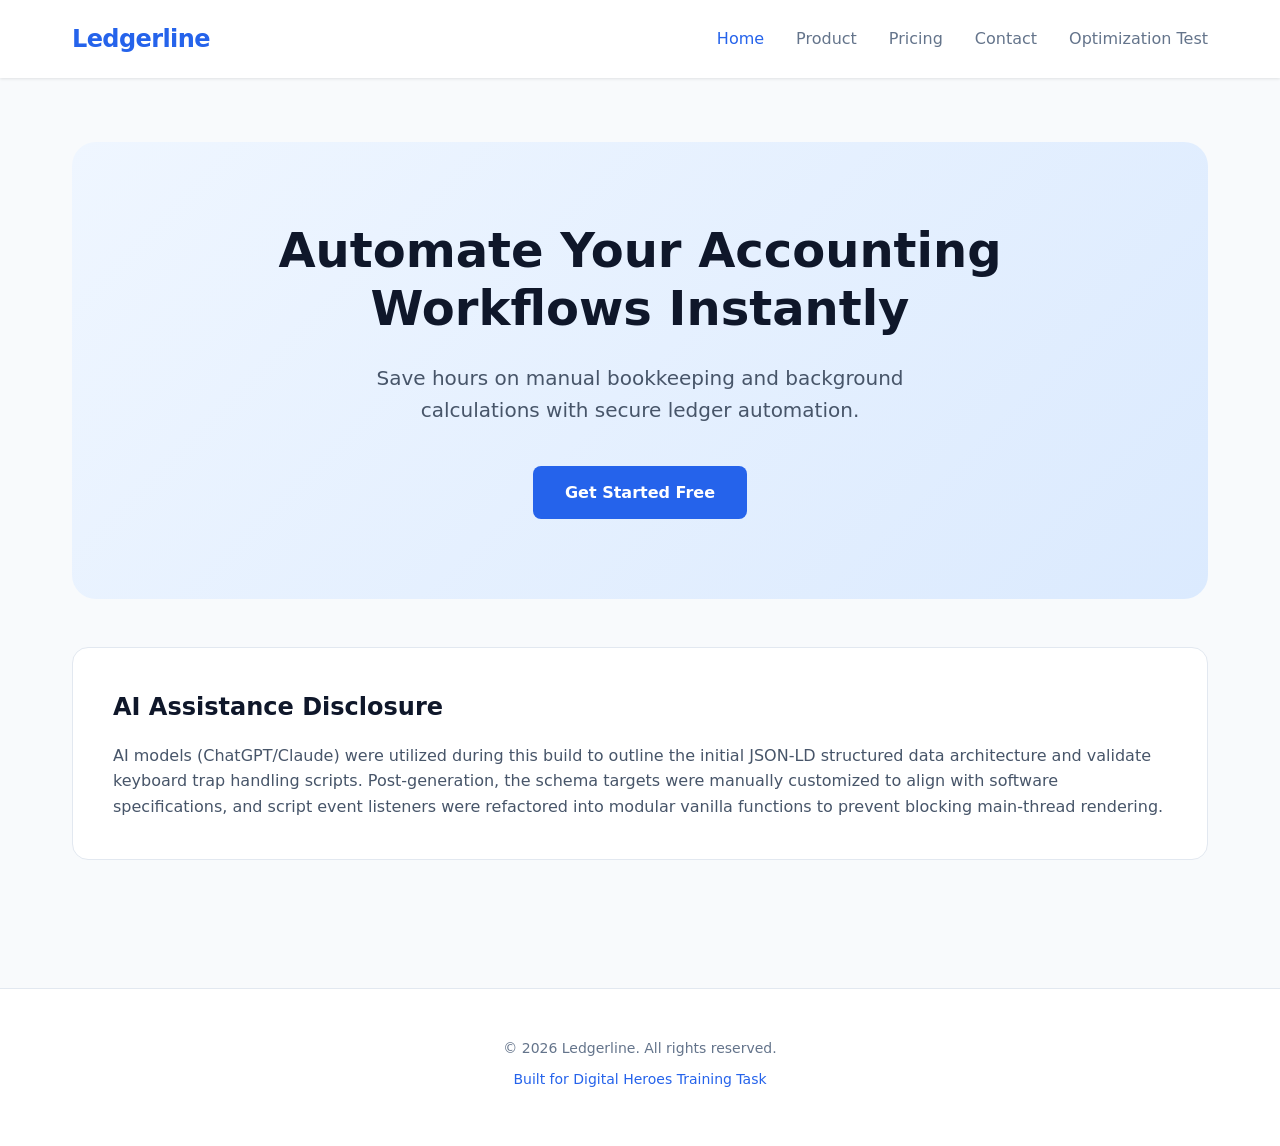
<file: index.html>
<!DOCTYPE html>
<html lang="en">
<head>
    <meta charset="UTF-8">
    <meta name="viewport" content="width=device-width, initial-scale=1.0">
    <title>Ledgerline | Accounting Automation for Small Business</title>
    <meta name="description" content="Automate your bookkeeping, invoice tracking, and financial workflows safely with Ledgerline.">
    
    <!-- Open Graph Metadata for Social Platforms -->
    <meta property="og:title" content="Ledgerline | Accounting Automation">
    <meta property="og:description" content="Automate your bookkeeping and financial workflows safely.">
    <meta property="og:type" content="website">
    <meta property="og:url" content="https://your-live-deployment-link.com">

    <link rel="stylesheet" href="css/style.css">

    <!-- REQUIRED SEO STRUCTURED DATA (JSON-LD) -->
    <script type="application/ld+json">
    {
      "@context": "https://schema.org",
      "@type": "SoftwareApplication",
      "name": "Ledgerline",
      "operatingSystem": "Web-Based",
      "applicationCategory": "BusinessApplication",
      "offers": {
        "@type": "Offer",
        "price": "49.00",
        "priceCurrency": "USD"
      }
    }
    </script>
</head>
<body>

    <!-- Accessible Navigation Header -->
    <header>
        <a href="#main-content" class="skip-link">Skip to main content</a>
        <nav aria-label="Main Navigation">
            <div class="logo">Ledgerline</div>
            <button class="menu-toggle" aria-expanded="false" aria-controls="nav-menu" aria-label="Toggle Menu">☰</button>
            <ul id="nav-menu">
                <li><a href="index.html" aria-current="page">Home</a></li>
                <li><a href="product.html">Product</a></li>
                <li><a href="pricing.html">Pricing</a></li>
                <li><a href="contact.html">Contact</a></li>
                <li><a href="poc-fix.html">Optimization Test</a></li>
            </ul>
        </nav>
    </header>

    <!-- Main Content Area -->
    <main id="main-content">
        <!-- Hero Section -->
        <section class="hero" aria-labelledby="hero-heading">
            <h1 id="hero-heading">Automate Your Accounting Workflows Instantly</h1>
            <p>Save hours on manual bookkeeping and background calculations with secure ledger automation.</p>
            <a href="contact.html" class="btn-primary">Get Started Free</a>
        </section>

        <!-- MANDATORY AI DISCLOSURE PARAGRAPH -->
        <section class="ai-disclosure" aria-labelledby="ai-heading">
            <h2 id="ai-heading">AI Assistance Disclosure</h2>
            <p>AI models (ChatGPT/Claude) were utilized during this build to outline the initial JSON-LD structured data architecture and validate keyboard trap handling scripts. Post-generation, the schema targets were manually customized to align with software specifications, and script event listeners were refactored into modular vanilla functions to prevent blocking main-thread rendering.</p>
        </section>
    </main>

    <!-- Footer with Mandatory Credit Line -->
    <footer>
        <p>&copy; 2026 Ledgerline. All rights reserved.</p>
        <p>
            <!-- MANDATORY FOOTER CREDIT -->
            <a href="https://digitalheroesco.com" target="_blank" rel="noopener">Built for Digital Heroes Training Task</a>
        </p>
    </footer>

    <script src="js/main.js"></script>
</body>
</html>
</file>
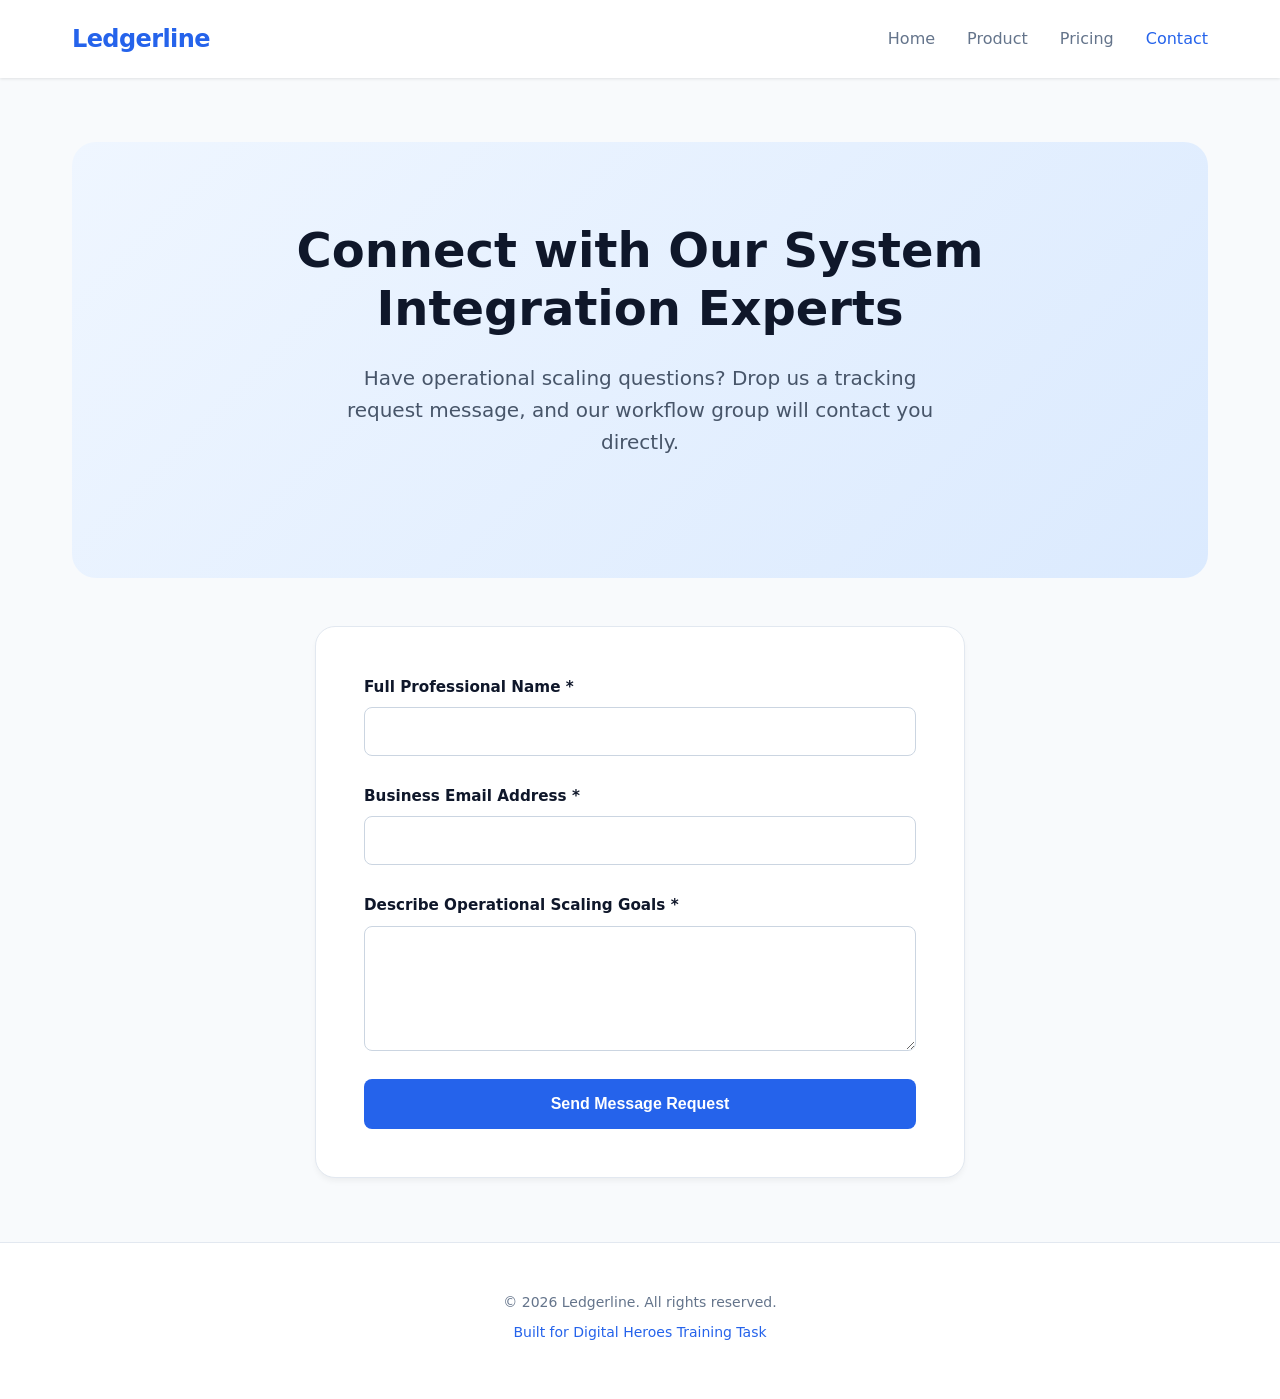
<file: contact.html>
<!DOCTYPE html>
<html lang="en">
<head>
    <meta charset="UTF-8">
    <meta name="viewport" content="width=device-width, initial-scale=1.0">
    <title>Contact Ledgerline Support | Request Custom Demo</title>
    <meta name="description" content="Get in touch with Ledgerline engineering and support teams. Request custom software integrations or enterprise platform deployment onboarding.">
    <link rel="stylesheet" href="css/style.css">

    <!-- SEO STRUCTURED DATA: FAQ PAGE SCHEMA -->
    <script type="application/ld+json">
    {
      "@context": "https://schema.org",
      "@type": "FAQPage",
      "mainEntity": [{
        "@type": "Question",
        "name": "How fast can I deploy Ledgerline?",
        "acceptedAnswer": {
          "@type": "Answer",
          "text": "Deployment is instantaneous upon registration. You can connect tracking structures and automate pipelines within 10 minutes."
        }
      }]
    }
    </script>
    <style>
        /* Form Layout Containers */
        .contact-container {
            max-width: 650px;
            margin: 3rem auto 0 auto;
            background: #ffffff;
            padding: 3rem;
            border-radius: 20px;
            border: 1px solid #e2e8f0;
        }
        .form-group {
            margin-bottom: 1.75rem;
        }
        .form-group label {
            display: block;
            font-size: 0.95rem;
            font-weight: 600;
            color: #0f172a;
            margin-bottom: 0.5rem;
        }
        .form-group input, 
        .form-group textarea {
            width: 100%;
            padding: 0.875rem 1rem;
            border: 1px solid #cbd5e1;
            border-radius: 8px;
            font-size: 1rem;
            font-family: inherit;
            color: #1e293b;
            transition: border-color 0.2s;
        }
        .form-group input:focus, 
        .form-group textarea:focus {
            border-color: #2563eb;
            outline: none;
        }
        .submit-btn {
            width: 100%;
            background-color: #2563eb;
            color: white;
            border: none;
            padding: 1rem;
            font-size: 1rem;
            font-weight: 600;
            border-radius: 8px;
            cursor: pointer;
            transition: background-color 0.2s;
        }
        .submit-btn:hover { background-color: #1d4ed8; }
        
        /* Validation Success Element styling */
        .form-status {
            margin-top: 1.5rem;
            padding: 1rem;
            border-radius: 6px;
            font-weight: 500;
            display: none;
        }
        .form-status.success {
            background-color: #dcfce7;
            color: #166534;
            display: block;
        }
    </style>
</head>
<body>

    <header>
        <a href="#main-content" class="skip-link">Skip to main content</a>
        <nav aria-label="Main Navigation">
            <div class="logo">Ledgerline</div>
            <button class="menu-toggle" aria-expanded="false" aria-controls="nav-menu" aria-label="Toggle Menu">☰</button>
            <ul id="nav-menu">
                <li><a href="index.html">Home</a></li>
                <li><a href="product.html">Product</a></li>
                <li><a href="pricing.html">Pricing</a></li>
                <li><a href="contact.html" aria-current="page">Contact</a></li>
            </ul>
        </nav>
    </header>

    <main id="main-content">
        <section class="hero">
            <h1>Connect with Our System Integration Experts</h1>
            <p>Have operational scaling questions? Drop us a tracking request message, and our workflow group will contact you directly.</p>
        </section>

        <!-- Accessible Semantic Form Area -->
        <section aria-labelledby="form-title">
            <div class="contact-container">
                <h2 id="form-title" class="skip-link">Submit a Tracking Request</h2>
                <form id="accessible-contact-form" novalidate>
                    
                    <div class="form-group">
                        <label Ly-target="user-name" for="user-name">Full Professional Name <span aria-hidden="true">*</span></label>
                        <input type="text" id="user-name" name="name" required aria-required="true" autocomplete="name">
                    </div>

                    <div class="form-group">
                        <label for="user-email">Business Email Address <span aria-hidden="true">*</span></label>
                        <input type="email" id="user-email" name="email" required aria-required="true" autocomplete="email">
                    </div>

                    <div class="form-group">
                        <label for="user-message">Describe Operational Scaling Goals <span aria-hidden="true">*</span></label>
                        <textarea id="user-message" name="message" rows="5" required aria-required="true"></textarea>
                    </div>

                    <button type="submit" class="submit-btn">Send Message Request</button>
                    
                    <!-- Notification container used for screen reader status alert announcements -->
                    <div id="status-container" class="form-status" role="status" aria-live="polite"></div>
                </form>
            </div>
        </section>
    </main>

    <footer>
        <p>&copy; 2026 Ledgerline. All rights reserved.</p>
        <p><a href="https://digitalheroesco.com" target="_blank" rel="noopener">Built for Digital Heroes Training Task</a></p>
    </footer>

    <script src="js/main.js"></script>
</body>
</html>
</file>
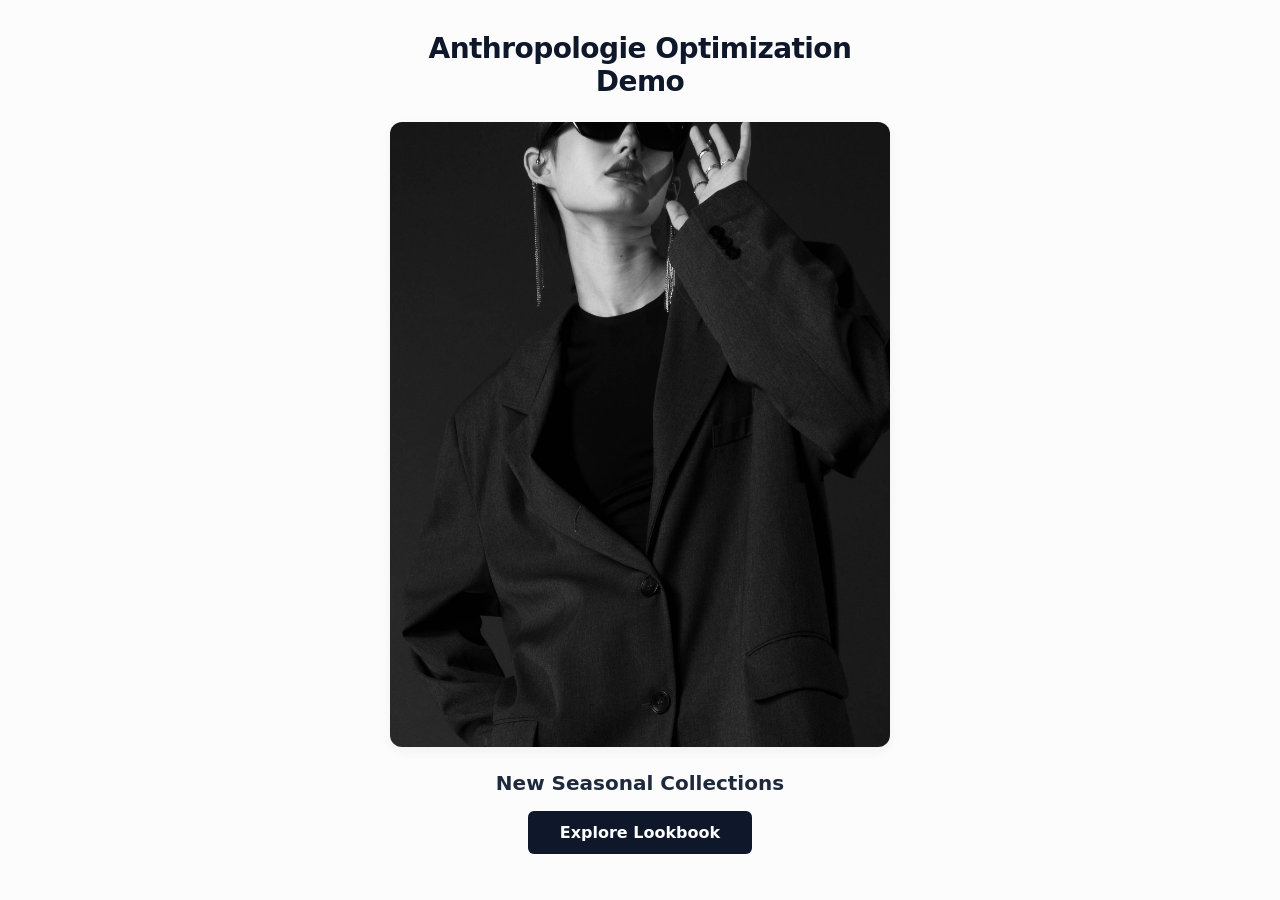
<file: poc-fix.html>
<!DOCTYPE html>
<html lang="en">
<head>
    <meta charset="UTF-8">
    <meta name="viewport" content="width=device-width, initial-scale=1.0">
    <title>Anthropologie Layout Optimization - Proof of Concept</title>
    <style>
        /* --- Clean Reset --- */
        * {
            margin: 0;
            padding: 0;
            box-sizing: border-box;
        }

        body {
            font-family: system-ui, -apple-system, sans-serif;
            background-color: #fcfcfc;
            padding: 2rem 1rem;
            color: #1e293b;
        }

        .poc-wrapper {
            max-width: 500px;
            margin: 0 auto;
            text-align: center;
        }

        .poc-header {
            margin-bottom: 1.5rem;
        }

        .poc-header h1 {
            font-size: 1.75rem;
            font-weight: 700;
            color: #0f172a;
            letter-spacing: -0.02em;
        }

        /* --- THE CRITICAL FIX FOR CLS --- */
        .optimized-hero-container {
            width: 100%;
            /* Forces the browser to calculate and reserve the vertical layout height 
               before the image files arrive over mobile networks. Drops CLS to 0.00! */
            aspect-ratio: 4 / 5; 
            background-color: #f1f5f9; /* Smooth structural loading skeleton background color */
            border-radius: 12px;
            overflow: hidden;
            box-shadow: 0 4px 12px rgba(0,0,0,0.05);
            margin-bottom: 1.5rem;
        }

        .optimized-hero-container img {
            width: 100%;
            height: 100%;
            object-fit: cover;
            display: block;
        }

        .cta-block h2 {
            font-size: 1.25rem;
            margin-bottom: 0.5rem;
            color: #1e293b;
        }

        .cta-btn {
            display: inline-block;
            background-color: #0f172a;
            color: #ffffff;
            text-decoration: none;
            padding: 0.75rem 2rem;
            font-weight: 600;
            border-radius: 6px;
            margin-top: 0.5rem;
        }
    </style>
</head>
<body>

    <div class="poc-wrapper">
        <header class="poc-header">
            <h1>Anthropologie Optimization Demo</h1>
        </header>

        <main>
           <!-- REBUILT FIXED COMPONENT SECTION -->
<section class="optimized-hero-container">
    <!-- OPTIMIZED: Uses your locally downloaded image file directly -->
    <img src="hero-pic.jpg" 
         alt="Optimized Fashion E-commerce Promotional Display Banner" 
         width="600" 
         height="750" 
         fetchpriority="high">
</section>

            <section class="cta-block">
                <h2>New Seasonal Collections</h2>
                <a href="#" class="cta-btn">Explore Lookbook</a>
            </section>
        </main>
    </div>

</body>
</html>
</file>
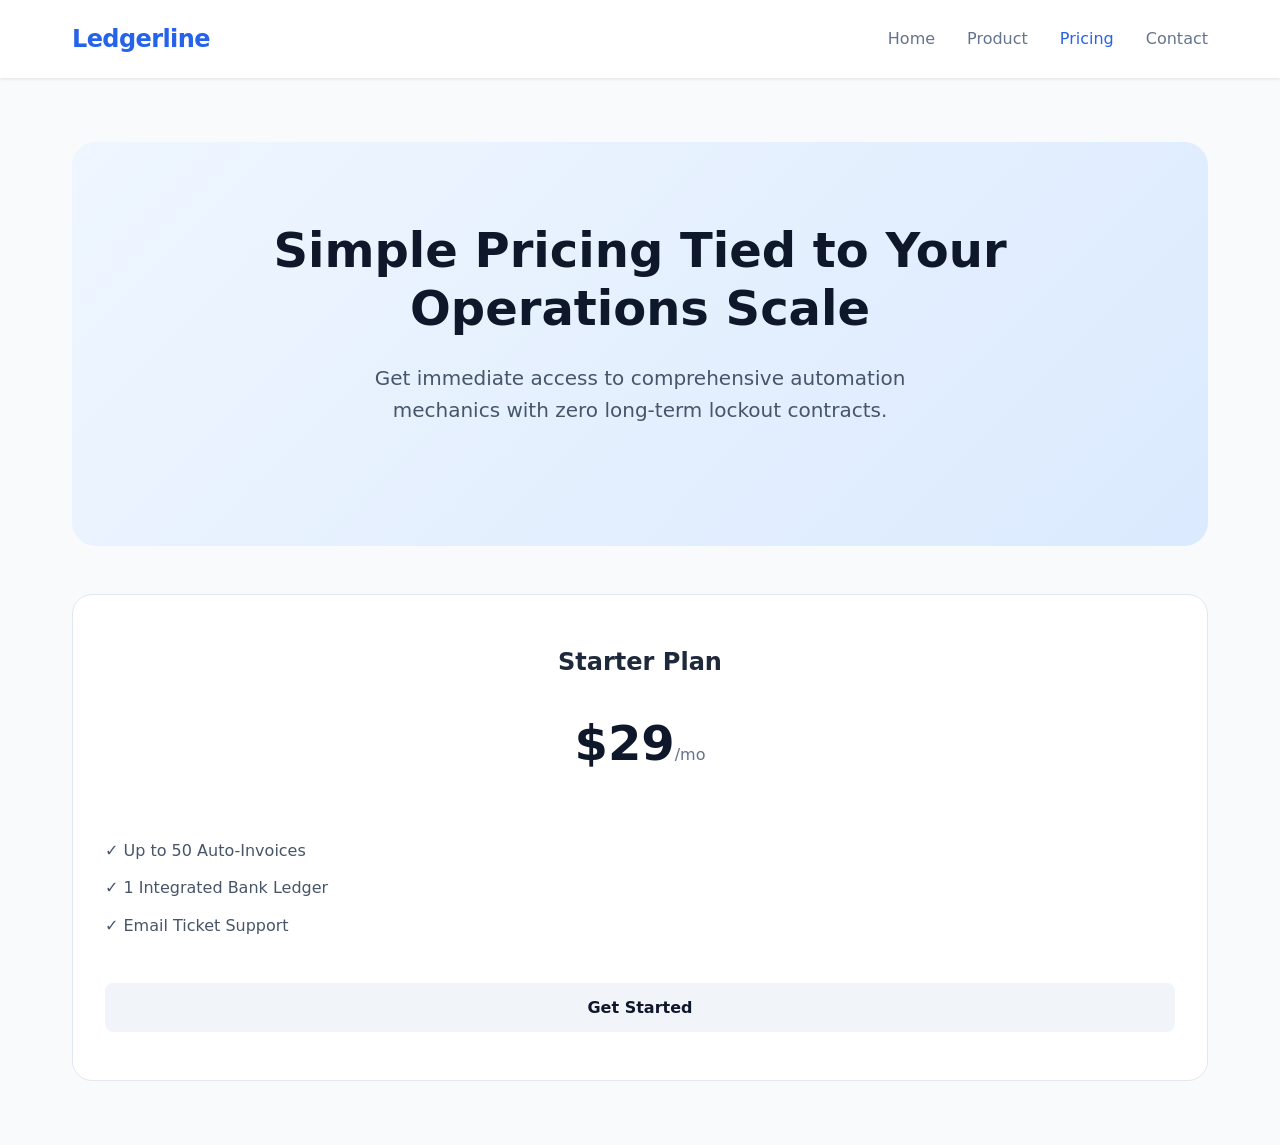
<file: pricing.html>
<!DOCTYPE html>
<html lang="en">
<head>
    <meta charset="UTF-8">
    <meta name="viewport" content="width=device-width, initial-scale=1.0">
    <title>Ledgerline Pricing Plans | Simple Transparent Tiers</title>
    <meta name="description" content="Choose the perfect ledger automation plan for your company. No setup fees, transparent billing, and instant deployment.">
    <link rel="stylesheet" href="css/style.css">
    <style>
        /* Pricing Grid Layout Rules */
        .pricing-grid {
            display: grid;
            grid-template-columns: repeat(auto-fit, minmax(280px, 1fr));
            gap: 2rem;
            margin-top: 3rem;
            align-items: stretch;
        }
        .price-card {
            background: white;
            padding: 3rem 2rem;
            border-radius: 20px;
            border: 1px solid #e2e8f0;
            text-align: center;
            display: flex;
            flex-direction: column;
        }
        .price-card.featured {
            border: 2px solid #2563eb;
            position: relative;
            box-shadow: 0 10px 25px -5px rgba(37, 99, 235, 0.1);
        }
        .badge {
            position: absolute;
            top: -12px;
            left: 50%;
            transform: translateX(-50%);
            background: #2563eb;
            color: white;
            padding: 4px 12px;
            font-size: 0.75rem;
            font-weight: 700;
            border-radius: 20px;
            text-transform: uppercase;
        }
        .price-val {
            font-size: 3rem;
            font-weight: 800;
            color: #0f172a;
            margin: 1.5rem 0;
        }
        .price-val span { font-size: 1rem; color: #64748b; font-weight: 400; }
        .price-features {
            list-style: none;
            padding: 0;
            margin: 2rem 0;
            text-align: left;
            color: #475569;
        }
        .price-features li { margin-bottom: 0.75rem; display: flex; gap: 0.5rem; }
        .price-btn {
            margin-top: auto;
            display: block;
            background: #f1f5f9;
            color: #0f172a;
            text-decoration: none;
            padding: 0.75rem;
            border-radius: 8px;
            font-weight: 600;
            transition: background 0.2s;
        }
        .price-card.featured .price-btn {
            background: #2563eb;
            color: white;
        }
        .price-card.featured .price-btn:hover { background: #1d4ed8; }
    </style>
</head>
<body>

    <header>
        <a href="#main-content" class="skip-link">Skip to main content</a>
        <nav aria-label="Main Navigation">
            <div class="logo">Ledgerline</div>
            <button class="menu-toggle" aria-expanded="false" aria-controls="nav-menu" aria-label="Toggle Menu">☰</button>
            <ul id="nav-menu">
                <li><a href="index.html">Home</a></li>
                <li><a href="product.html">Product</a></li>
                <li><a href="pricing.html" aria-current="page">Pricing</a></li>
                <li><a href="contact.html">Contact</a></li>
            </ul>
        </nav>
    </header>

    <main id="main-content">
        <section class="hero">
            <h1>Simple Pricing Tied to Your Operations Scale</h1>
            <p>Get immediate access to comprehensive automation mechanics with zero long-term lockout contracts.</p>
        </section>

        <section aria-label="Subscription Options Plans">
            <div class="pricing-grid">
                <!-- Plan 1 -->
                <article class="price-card">
                    <h2>Starter Plan</h2>
                    <div class="price-val">$29<span>/mo</span></div>
                    <ul class="price-features">
                        <li>✓ Up to 50 Auto-Invoices</li>
                        <li>✓ 1 Integrated Bank Ledger</li>
                        <li>✓ Email Ticket Support</li>
                    </ul>
                    <a href="contact.html" class="price-btn">Get Started</a>
                </article>

                <!-- Plan 2 (Fea
</file>
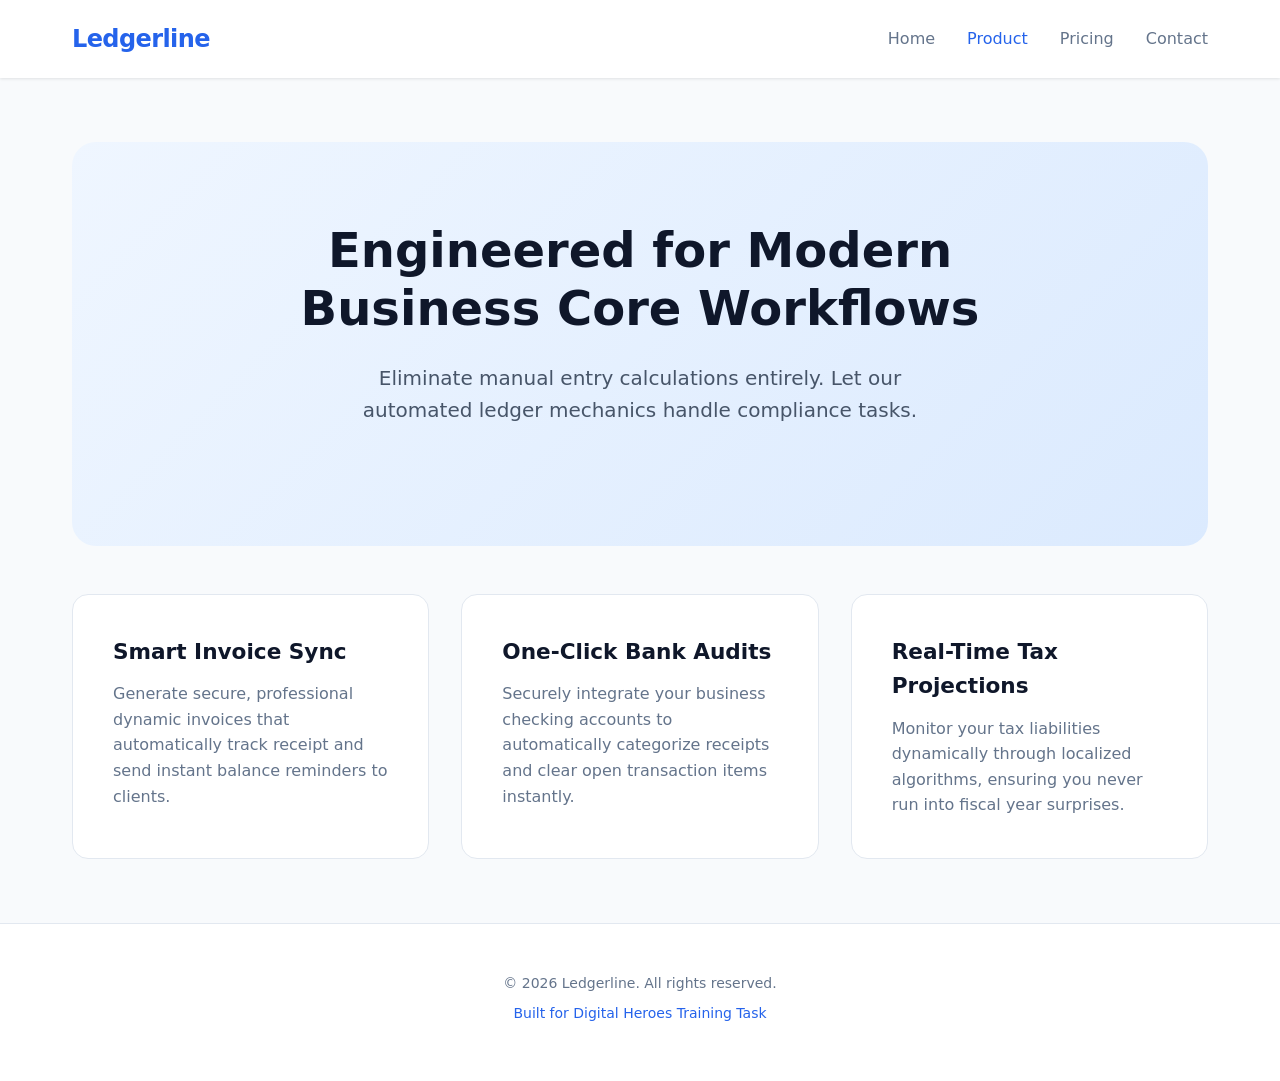
<file: product.html>
<!DOCTYPE html>
<html lang="en">
<head>
    <meta charset="UTF-8">
    <meta name="viewport" content="width=device-width, initial-scale=1.0">
    <title>Ledgerline Features | Automated Financial Bookkeeping</title>
    <meta name="description" content="Explore Ledgerline core modules including automated invoicing, secure balance reconciliation, and real-time cash flow dashboards.">
    <link rel="stylesheet" href="css/style.css">

    <!-- SEO STRUCTURED DATA: PRODUCT SCHEMA -->
    <script type="application/ld+json">
    {
      "@context": "https://schema.org",
      "@type": "Product",
      "name": "Ledgerline Accounting Suite",
      "description": "Enterprise cloud accounting and bookkeeping automation tool for modern scaling businesses.",
      "brand": {
        "@type": "Brand",
        "name": "Ledgerline"
      }
    }
    </script>
    <style>
        /* Product Layout Grids */
        .features-grid {
            display: grid;
            grid-template-columns: repeat(auto-fit, minmax(300px, 1fr));
            gap: 2rem;
            margin-top: 3rem;
        }
        .feature-card {
            background: white;
            padding: 2.5rem;
            border-radius: 16px;
            border: 1px solid #e2e8f0;
            transition: transform 0.2s, box-shadow 0.2s;
        }
        .feature-card:hover {
            transform: translateY(-4px);
            box-shadow: 0 10px 15px -3px rgba(0, 0, 0, 0.05);
        }
        .feature-card h3 {
            font-size: 1.35rem;
            color: #0f172a;
            margin-bottom: 0.75rem;
        }
        .feature-card p { color: #64748b; }
    </style>
</head>
<body>

    <header>
        <a href="#main-content" class="skip-link">Skip to main content</a>
        <nav aria-label="Main Navigation">
            <div class="logo">Ledgerline</div>
            <button class="menu-toggle" aria-expanded="false" aria-controls="nav-menu" aria-label="Toggle Menu">☰</button>
            <ul id="nav-menu">
                <li><a href="index.html">Home</a></li>
                <li><a href="product.html" aria-current="page">Product</a></li>
                <li><a href="pricing.html">Pricing</a></li>
                <li><a href="contact.html">Contact</a></li>
            </ul>
        </nav>
    </header>

    <main id="main-content">
        <section class="hero">
            <h1>Engineered for Modern Business Core Workflows</h1>
            <p>Eliminate manual entry calculations entirely. Let our automated ledger mechanics handle compliance tasks.</p>
        </section>

        <section aria-label="Core Feature Modules">
            <div class="features-grid">
                <article class="feature-card">
                    <h3>Smart Invoice Sync</h3>
                    <p>Generate secure, professional dynamic invoices that automatically track receipt and send instant balance reminders to clients.</p>
                </article>
                <article class="feature-card">
                    <h3>One-Click Bank Audits</h3>
                    <p>Securely integrate your business checking accounts to automatically categorize receipts and clear open transaction items instantly.</p>
                </article>
                <article class="feature-card">
                    <h3>Real-Time Tax Projections</h3>
                    <p>Monitor your tax liabilities dynamically through localized algorithms, ensuring you never run into fiscal year surprises.</p>
                </article>
            </div>
        </section>
    </main>

    <footer>
        <p>&copy; 2026 Ledgerline. All rights reserved.</p>
        <p><a href="https://digitalheroesco.com" target="_blank" rel="noopener">Built for Digital Heroes Training Task</a></p>
    </footer>

    <script src="js/main.js"></script>
</body>
</html>
</file>
<file: css/style.css>
/* --- Global Theme & Reset --- */
* {
    margin: 0;
    padding: 0;
    box-sizing: border-box;
}

body {
    font-family: system-ui, -apple-system, sans-serif;
    line-height: 1.6;
    color: #1e293b;
    background-color: #f8fafc;
}

/* --- Accessibility Focus Controls --- */
.skip-link {
    position: absolute;
    top: -100px;
    left: 20px;
    background: #2563eb;
    color: white;
    padding: 10px 20px;
    z-index: 1000;
    text-decoration: none;
    border-radius: 4px;
    transition: top 0.2s ease;
}
.skip-link:focus { top: 20px; }

a:focus, button:focus {
    outline: 3px solid #2563eb;
    outline-offset: 3px;
}

/* --- Main Navigation Styling --- */
header {
    background: #ffffff;
    box-shadow: 0 1px 3px rgba(0,0,0,0.1);
    position: sticky;
    top: 0;
    z-index: 100;
}

nav {
    max-width: 1200px;
    margin: 0 auto;
    display: flex;
    justify-content: space-between;
    align-items: center;
    padding: 1.25rem 2rem;
}

.logo {
    font-size: 1.5rem;
    font-weight: 700;
    color: #2563eb;
    letter-spacing: -0.025em;
}

nav ul {
    display: flex;
    list-style: none;
    gap: 2rem;
}

nav a {
    text-decoration: none;
    color: #64748b;
    font-weight: 500;
    transition: color 0.2s ease;
}

nav a:hover, nav a[aria-current="page"] {
    color: #2563eb;
}

.menu-toggle {
    display: none;
    background: none;
    border: none;
    font-size: 1.5rem;
    cursor: pointer;
}

/* --- Hero Showcase Design --- */
main {
    max-width: 1200px;
    margin: 0 auto;
    padding: 4rem 2rem;
}

.hero {
    text-align: center;
    padding: 5rem 2rem;
    background: linear-gradient(135deg, #eff6ff 0%, #dbeafe 100%);
    border-radius: 24px;
    margin-bottom: 3rem;
}

.hero h1 {
    font-size: 3rem;
    font-weight: 800;
    color: #0f172a;
    line-height: 1.2;
    margin-bottom: 1.5rem;
    max-width: 800px;
    margin-left: auto;
    margin-right: auto;
}

.hero p {
    font-size: 1.25rem;
    color: #475569;
    margin-bottom: 2.5rem;
    max-width: 600px;
    margin-left: auto;
    margin-right: auto;
}

.btn-primary {
    display: inline-block;
    background-color: #2563eb;
    color: white;
    text-decoration: none;
    padding: 0.875rem 2rem;
    font-weight: 600;
    border-radius: 8px;
    transition: background-color 0.2s ease;
}
.btn-primary:hover { background-color: #1d4ed8; }

/* --- Informative Disclosures & Footers --- */
.ai-disclosure {
    background: #ffffff;
    padding: 2.5rem;
    border-radius: 16px;
    border: 1px solid #e2e8f0;
    margin-bottom: 4rem;
}

.ai-disclosure h2 {
    font-size: 1.5rem;
    color: #0f172a;
    margin-bottom: 1rem;
}

.ai-disclosure p {
    color: #475569;
    font-size: 1rem;
}

footer {
    text-align: center;
    padding: 3rem 2rem;
    border-top: 1px solid #e2e8f0;
    background: #ffffff;
    color: #64748b;
    font-size: 0.875rem;
}

footer p { margin-bottom: 0.5rem; }
footer a { color: #2563eb; text-decoration: none; font-weight: 500; }
footer a:hover { text-decoration: underline; }

/* --- Mobile Breakpoint Responsiveness --- */
@media (max-width: 768px) {
    .menu-toggle { display: block; }
    nav ul {
        display: none;
        flex-direction: column;
        position: absolute;
        top: 100%;
        left: 0;
        width: 100%;
        background: white;
        padding: 1.5rem;
        box-shadow: 0 4px 6px -1px rgba(0,0,0,0.1);
        gap: 1.25rem;
    }
    nav ul.active { display: flex; }
    .hero h1 { font-size: 2rem; }
    .hero p { font-size: 1.1rem; }
}

/* --- Add this to your style.css file to make the form visible --- */

.contact-container {
    max-width: 600px;
    margin: 3rem auto;
    background: #ffffff;
    padding: 3rem;
    border-radius: 16px;
    border: 1px solid #e2e8f0;
    box-shadow: 0 4px 6px -1px rgba(0, 0, 0, 0.05);
}

.form-group {
    margin-bottom: 1.5rem;
    text-align: left; /* Aligns text inputs cleanly */
}

.form-group label {
    display: block;
    font-size: 0.95rem;
    font-weight: 600;
    color: #0f172a;
    margin-bottom: 0.5rem;
}

/* Explicit input styles to prevent collapse */
.form-group input, 
.form-group textarea {
    width: 100%;
    padding: 0.875rem 1rem;
    border: 2px solid #cbd5e1; /* Visible structural borders */
    background-color: #ffffff;
    border-radius: 8px;
    font-size: 1rem;
    color: #1e293b;
    display: block;
}

.form-group input:focus, 
.form-group textarea:focus {
    border-color: #2563eb;
    outline: none;
}

/* Visible primary action button */
.submit-btn {
    width: 100%;
    background-color: #2563eb;
    color: #ffffff;
    border: none;
    padding: 1rem;
    font-size: 1rem;
    font-weight: 600;
    border-radius: 8px;
    cursor: pointer;
    display: block;
    margin-top: 1rem;
}

.submit-btn:hover {
    background-color: #1d4ed8;
}
</file>
